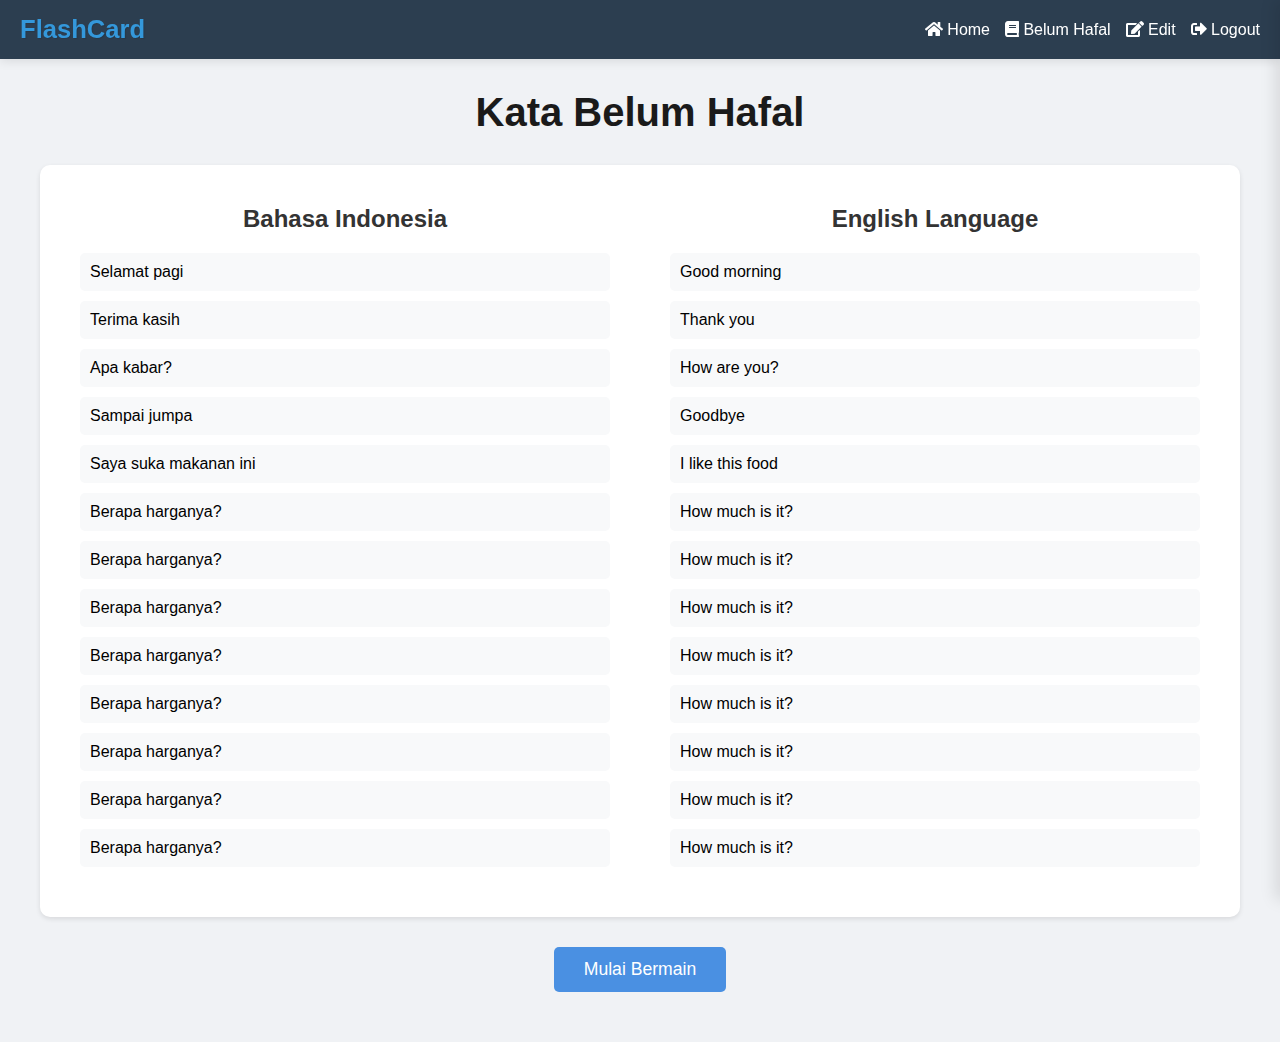
<file: belumHafalPage/belumHafalPage.html>
<!DOCTYPE html>
<html lang="id">
  <head>
    <meta charset="UTF-8" />
    <meta name="viewport" content="width=device-width, initial-scale=1.0" />
    <title>English Flashcard</title>

    <link href="../assets/flash-card.ico" rel="icon" type="image/x-icon" />
    <link rel="stylesheet" href="./belumHafalPage.css" />
    <link
      rel="stylesheet"
      href="https://use.fontawesome.com/releases/v5.8.1/css/all.css"
    />

    <script src="./belumHafalPage.js" defer></script>
  </head>
  <body>
    <!-- Navbar -->
    <nav class="navbar" id="navbar">
      <div class="nav-logo">FlashCard</div>
      <div class="container-nav">
        <ul class="nav-links" id="nav-links">
          <li>
            <a href="../homePage/homePage.html"
              ><i class="fas fa-home"></i> Home</a
            >
          </li>
          <li>
            <a href="#"><i class="fas fa-book"></i> Belum Hafal</a>
          </li>
          <li>
            <a href="../editPage/editPage.html"
              ><i class="fas fa-edit"></i> Edit</a
            >
          </li>
          <li>
            <a href="../loginPage/loginPage.html"
              ><i class="fas fa-sign-out-alt"></i> Logout</a
            >
          </li>
        </ul>
      </div>
      <button class="burger" id="burger">
        <i class="fas fa-bars"></i>
      </button>
    </nav>

    <!-- Sidebar -->
    <div class="sidebar" id="sidebar">
      <button class="close-sidebar" id="close-sidebar">
        <i class="fas fa-times"></i>
      </button>
      <ul>
        <li>
          <a href="../homePage/homePage.html"
            ><i class="fas fa-home"></i> Home</a
          >
        </li>
        <li>
          <a href="#"><i class="fas fa-book"></i> Belum Hafal</a>
        </li>
        <li>
          <a href="../editPage/editPage.html"
            ><i class="fas fa-edit"></i> Edit</a
          >
        </li>
        <li>
          <a href="../loginPage/loginPage.html"
            ><i class="fas fa-sign-out-alt"></i> Logout</a
          >
        </li>
      </ul>
    </div>

    <div class="container">
      <div class="header">
        <h1>Kata Belum Hafal</h1>
      </div>

      <div class="content">
        <div class="column">
          <h2>Bahasa Indonesia</h2>
          <div class="word-list" id="indonesianWords">
            <!-- Words will be inserted here by JavaScript -->
          </div>
        </div>

        <div class="column">
          <h2>English Language</h2>
          <div class="word-list" id="englishWords">
            <!-- Words will be inserted here by JavaScript -->
          </div>
        </div>
      </div>

      <div class="btn-container">
        <button class="play-btn" onclick="startGame()">Mulai Bermain</button>
      </div>
    </div>
  </body>
</html>
</file>
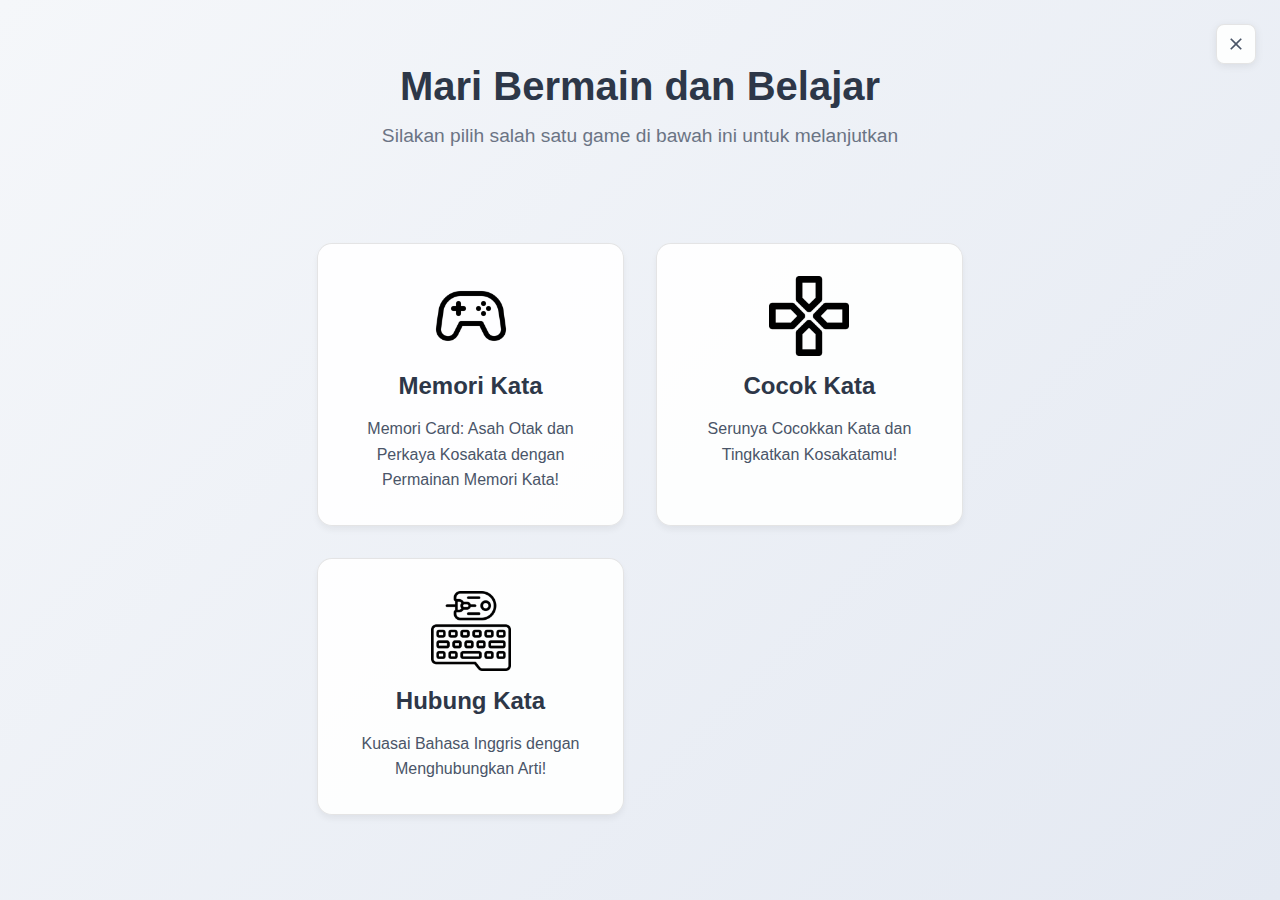
<file: choiceGame/choiceGame.html>
<!DOCTYPE html>
<html lang="id">
  <head>
    <meta charset="UTF-8" />
    <meta name="viewport" content="width=device-width, initial-scale=1.0" />
    <title>English Flashcard</title>
    <link href="../assets/flash-card.ico" rel="icon" type="image/x-icon" />
    <link rel="stylesheet" href="./choiceGame.css" />
  </head>
  <body>
    <!-- Tambahkan tombol keluar -->
    <a
      href="../belumHafalPage/belumHafalPage.html"
      class="exit-button"
      title="Keluar"
    >
      <svg viewBox="0 0 24 24" width="24" height="24">
        <path
          d="M19 6.41L17.59 5 12 10.59 6.41 5 5 6.41 10.59 12 5 17.59 6.41 19 12 13.41 17.59 19 19 17.59 13.41 12z"
        />
      </svg>
    </a>

    <div class="container">
      <!-- Konten yang ada tetap sama -->
      <header>
        <h1>Mari Bermain dan Belajar</h1>
        <p class="subtitle">
          Silakan pilih salah satu game di bawah ini untuk melanjutkan
        </p>
      </header>

      <div class="choices">
        <!-- Konten card tetap sama -->
        <a href="../game/game1/game1.html" class="choice-card">
          <div class="choice-icon">
            <img src="../assets/game-controller.ico" alt="" />
          </div>
          <h2 class="choice-title">Memori Kata</h2>
          <p class="choice-description">
            Memori Card: Asah Otak dan Perkaya Kosakata dengan Permainan Memori
            Kata!
          </p>
        </a>

        <a href="../game/game2/game2.html" class="choice-card">
          <div class="choice-icon">
            <img src="../assets/gamepad.ico" alt="" />
          </div>
          <h2 class="choice-title">Cocok Kata</h2>
          <p class="choice-description">
            Serunya Cocokkan Kata dan Tingkatkan Kosakatamu!
          </p>
        </a>

        <a href="../game/game3/game3.html" class="choice-card">
          <div class="choice-icon">
            <img src="../assets/keyboard-and-mouse.ico" alt="" />
          </div>
          <h2 class="choice-title">Hubung Kata</h2>
          <p class="choice-description">
            Kuasai Bahasa Inggris dengan Menghubungkan Arti!
          </p>
        </a>
      </div>
    </div>
  </body>
</html>
</file>
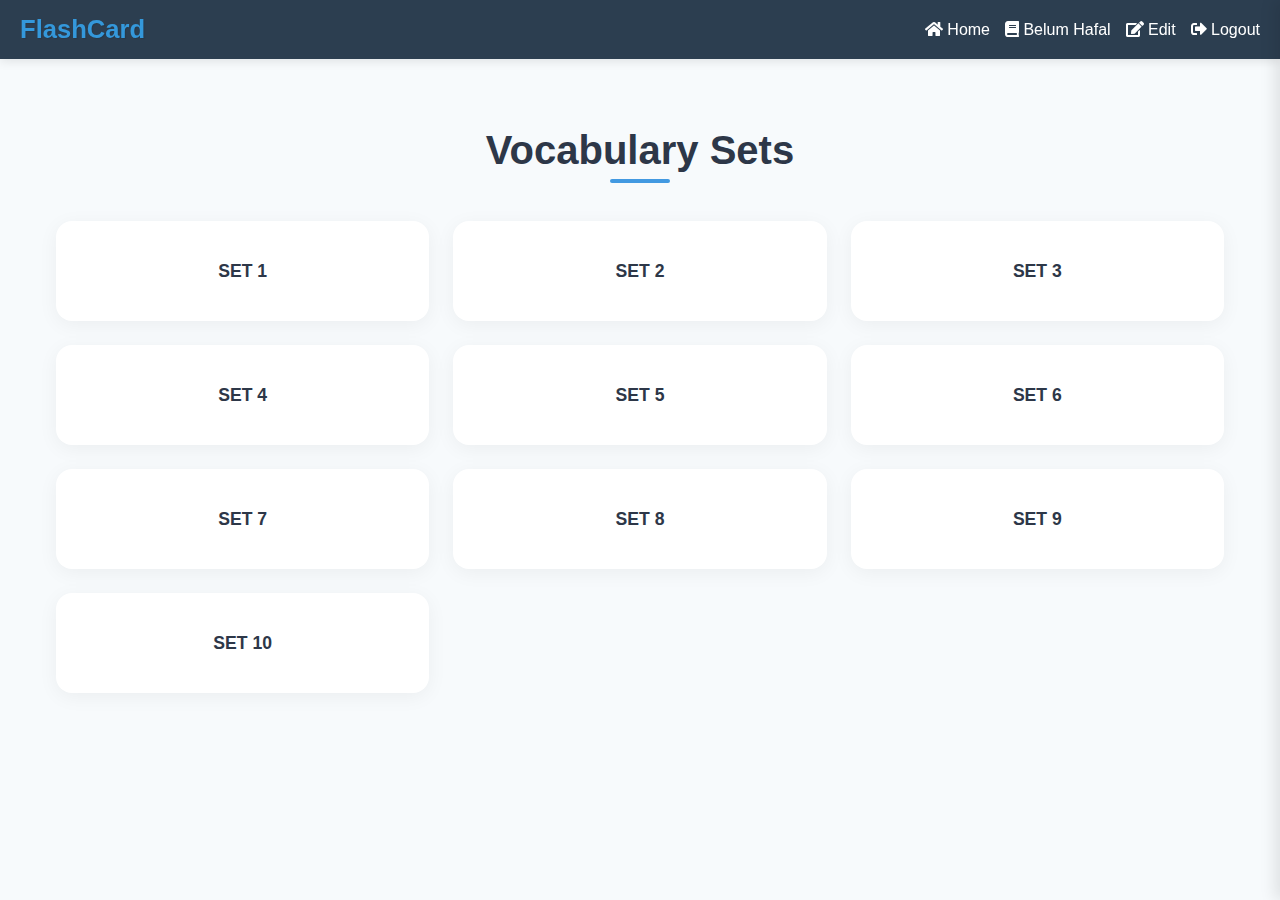
<file: editPage/editPage.html>
<!DOCTYPE html>
<html lang="id">
  <head>
    <meta charset="UTF-8" />
    <meta name="viewport" content="width=device-width, initial-scale=1.0" />
    <title>English Flashcard</title>
    <link href="../assets/flash-card.ico" rel="icon" type="image/x-icon" />
    <link
      rel="stylesheet"
      href="https://use.fontawesome.com/releases/v5.8.1/css/all.css"
    />

    <link rel="stylesheet" href="./editPage.css" />
    <script src="./editPage.js" defer></script>
  </head>
  <body>
    <nav class="navbar" id="navbar">
      <div class="nav-logo">FlashCard</div>
      <div class="container-nav">
        <ul class="nav-links" id="nav-links">
          <li>
            <a href="../homePage/homePage.html"
              ><i class="fas fa-home"></i> Home</a
            >
          </li>
          <li>
            <a href="../belumHafalPage/belumHafalPage.html"
              ><i class="fas fa-book"></i> Belum Hafal</a
            >
          </li>
          <li>
            <a href="#"><i class="fas fa-edit"></i> Edit</a>
          </li>
          <li>
            <a href="../loginPage/loginPage.html"
              ><i class="fas fa-sign-out-alt"></i> Logout</a
            >
          </li>
        </ul>
      </div>
      <button class="burger" id="burger">
        <i class="fas fa-bars"></i>
      </button>
    </nav>

    <!-- Sidebar -->
    <div class="sidebar" id="sidebar">
      <button class="close-sidebar" id="close-sidebar">
        <i class="fas fa-times"></i>
      </button>
      <ul>
        <li>
          <a href="../homePage/homePage.html"
            ><i class="fas fa-home"></i> Home</a
          >
        </li>
        <li>
          <a href="../belumHafalPage/belumHafalPage.html"
            ><i class="fas fa-book"></i> Belum Hafal</a
          >
        </li>
        <li>
          <a href="#"><i class="fas fa-edit"></i> Edit</a>
        </li>
        <li>
          <a href="../loginPage/loginPage.html"
            ><i class="fas fa-sign-out-alt"></i> Logout</a
          >
        </li>
      </ul>
    </div>

    <div class="container">
      <h1>Vocabulary Sets</h1>
      <div class="sets-container" id="setsContainer"></div>
    </div>

    <!-- Template untuk table container -->
    <template id="tableTemplate">
      <div class="table-container">
        <div class="table-header">
          <h2 class="set-title"></h2>
          <button class="close-button" title="Tutup tabel">×</button>
        </div>
        <table>
          <thead>
            <tr>
              <th>Bahasa Indonesia</th>
              <th>Bahasa Inggris</th>
              <th width="80"></th>
            </tr>
          </thead>
          <tbody></tbody>
        </table>
        <div class="control-buttons">
          <button class="control-button add-button">
            <span>Tambah Kata</span>
            <span class="button-icon">+</span>
          </button>
        </div>
      </div>
    </template>
  </body>
</html>
</file>
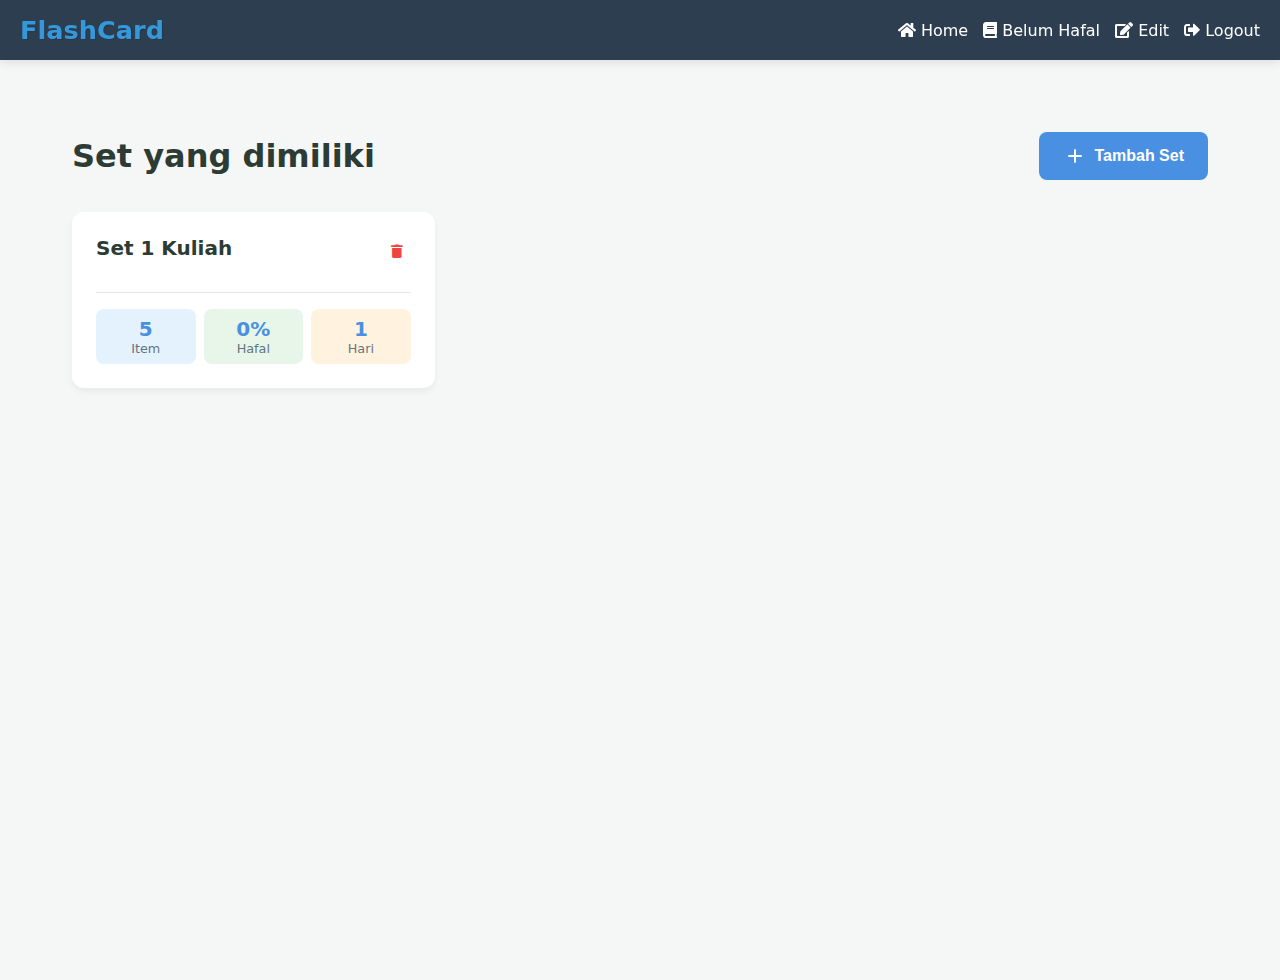
<file: homePage/homePage.html>
<!DOCTYPE html>
<html lang="id">
  <head>
    <meta charset="UTF-8" />
    <meta name="viewport" content="width=device-width, initial-scale=1.0" />
    <title>English Flashcard</title>
    <link href="../assets/flash-card.ico" rel="icon" type="image/x-icon" />

    <link rel="stylesheet" href="./homePage.css" />
    <link
      rel="stylesheet"
      href="https://use.fontawesome.com/releases/v5.8.1/css/all.css"
    />

    <script src="./homePage.js" defer></script>
  </head>
  <body>
    <nav class="navbar" id="navbar">
      <div class="nav-logo">FlashCard</div>
      <div class="container-nav">
        <ul class="nav-links" id="nav-links">
          <li>
            <a href="#"><i class="fas fa-home"></i> Home</a>
          </li>
          <li>
            <a href="../belumHafalPage/belumHafalPage.html"
              ><i class="fas fa-book"></i> Belum Hafal</a
            >
          </li>
          <li>
            <a href="../editPage/editPage.html"
              ><i class="fas fa-edit"></i> Edit</a
            >
          </li>
          <li>
            <a href="../loginPage/loginPage.html"
              ><i class="fas fa-sign-out-alt"></i> Logout</a
            >
          </li>
        </ul>
      </div>
      <button class="burger" id="burger">
        <i class="fas fa-bars"></i>
      </button>
    </nav>

    <!-- Sidebar -->
    <div class="sidebar" id="sidebar">
      <button class="close-sidebar" id="close-sidebar">
        <i class="fas fa-times"></i>
      </button>
      <ul>
        <li>
          <a href="#"><i class="fas fa-home"></i> Home</a>
        </li>
        <li>
          <a href="../belumHafalPage/belumHafalPage.html"
            ><i class="fas fa-book"></i> Belum Hafal</a
          >
        </li>
        <li>
          <a href="../editPage/editPage.html"
            ><i class="fas fa-edit"></i> Edit</a
          >
        </li>
        <li>
          <a href="../loginPage/loginPage.html"
            ><i class="fas fa-sign-out-alt"></i> Logout</a
          >
        </li>
      </ul>
    </div>

    <div class="container">
      <main class="main-content">
        <div class="section-header">
          <h1>Set yang dimiliki</h1>
          <button class="add-button" id="add-set-button">
            <svg width="24" height="24" viewBox="0 0 24 24" fill="none">
              <path
                d="M12 6V18M6 12H18"
                stroke="currentColor"
                stroke-width="2"
                stroke-linecap="round"
              />
            </svg>
            Tambah Set
          </button>
        </div>

        <div class="sets-grid"></div>
      </main>
    </div>

    <!-- Add Set Modal -->
    <div class="modal" id="add-set-modal">
      <div class="modal-content">
        <h2>Tambah Set Baru</h2>
        <form id="add-set-form">
          <div class="form-group">
            <label for="set-name">Nama Set:</label>
            <input type="text" id="set-name" name="set-name" required />
          </div>
          <div class="form-group">
            <label for="study-duration">Lama Menghafal (hari):</label>
            <input
              type="number"
              id="study-duration"
              name="study-duration"
              required
              min="1"
            />
          </div>
          <div class="form-actions">
            <button type="submit" class="submit-button">Tambah</button>
            <button type="button" class="cancel-button" id="cancel-add-set">
              Batal
            </button>
          </div>
        </form>
      </div>
    </div>

    <!-- flash card elemen -->
    <div class="flashcard-container">
      <div class="flashcard">
        <div class="flashcard-inner">
          <div class="flashcard-front">
            <p class="front-card-text">Front Text</p>
          </div>
          <div class="flashcard-back">
            <p class="back-card-text">Back Text</p>
          </div>
        </div>
      </div>
      <div class="button-container">
        <button class="control-btn hafal-btn">Hafal</button>
        <button class="control-btn belum-btn">Belum Hafal</button>
      </div>
    </div>

    <!-- delete elemen -->
    <div class="modal" id="delete-set-modal">
      <div class="modal-content">
        <h2>Hapus Set</h2>
        <p>Apakah Anda yakin ingin menghapus set ini?</p>
        <div class="form-actions">
          <button type="button" class="delete-confirm-button">Hapus</button>
          <button type="button" class="cancel-button" id="cancel-delete">
            Batal
          </button>
        </div>
      </div>
    </div>
  </body>
</html>
</file>
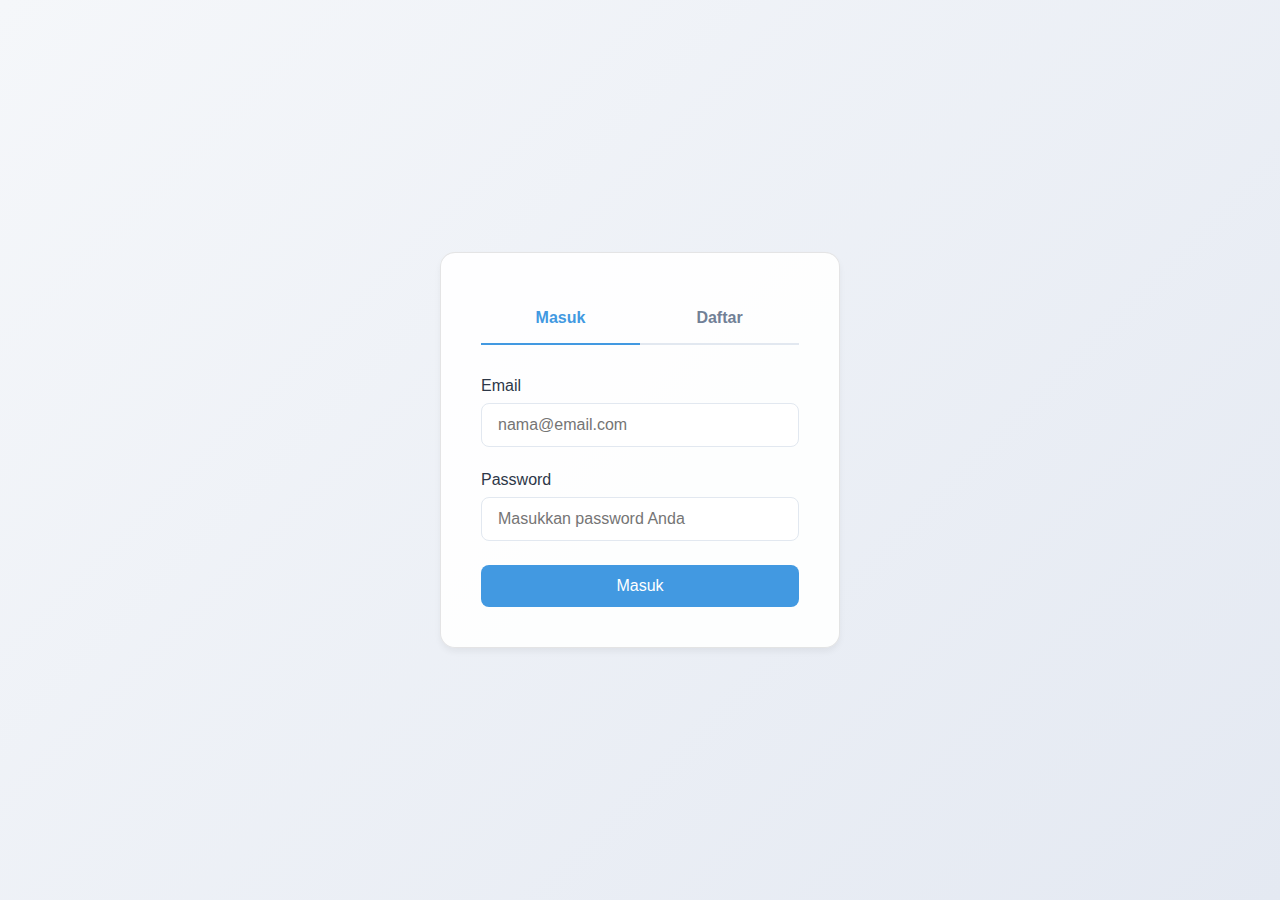
<file: loginPage/loginPage.html>
<!DOCTYPE html>
<html lang="id">
  <head>
    <meta charset="UTF-8" />
    <meta name="viewport" content="width=device-width, initial-scale=1.0" />
    <title>English Flashcard</title>
    <link href="../assets/flash-card.ico" rel="icon" type="image/x-icon" />
    <link rel="stylesheet" href="./loginPage.css" />
    <script src="./loginPage.js" defer></script>
  </head>
  <body>
    <div class="auth-container">
      <div class="tab-switcher">
        <button class="tab-button active" onclick="switchTab('login')">
          Masuk
        </button>
        <button class="tab-button" onclick="switchTab('signup')">Daftar</button>
      </div>

      <!-- form login -->
      <form
        id="loginForm"
        class="auth-form active"
        onsubmit="handleLogin(event)"
      >
        <div class="form-group" id="loginEmailGroup">
          <label for="loginEmail">Email</label>
          <input
            type="email"
            id="loginEmail"
            name="email"
            placeholder="nama@email.com"
            required
          />
          <div class="error-message">Email tidak terdaftar</div>
        </div>

        <div class="form-group" id="loginPasswordGroup">
          <label for="loginPassword">Password</label>
          <input
            type="password"
            id="loginPassword"
            name="password"
            placeholder="Masukkan password Anda"
            required
          />
          <div class="error-message">Password salah</div>
        </div>

        <button type="submit" class="submit-button">Masuk</button>
      </form>

      <!-- Sign Up Form -->
      <form id="signupForm" class="auth-form" onsubmit="handleSignup(event)">
        <div class="form-group" id="signupEmailGroup">
          <label for="signupEmail">Email</label>
          <input
            type="email"
            id="signupEmail"
            name="email"
            placeholder="nama@email.com"
            required
          />
          <div class="error-message">Email sudah terdaftar</div>
        </div>

        <div class="form-group" id="signupPasswordGroup">
          <label for="signupPassword">Password</label>
          <input
            type="password"
            id="signupPassword"
            name="password"
            placeholder="Buat password Anda"
            required
          />
          <div class="error-message">Password minimal 8 karakter</div>
        </div>

        <div class="form-group" id="confirmPasswordGroup">
          <label for="confirmPassword">Konfirmasi Password</label>
          <input
            type="password"
            id="confirmPassword"
            name="confirmPassword"
            placeholder="Konfirmasi password Anda"
            required
          />
          <div class="error-message">Password tidak cocok</div>
        </div>

        <button type="submit" class="submit-button">Daftar</button>
      </form>
    </div>
  </body>
</html>
</file>
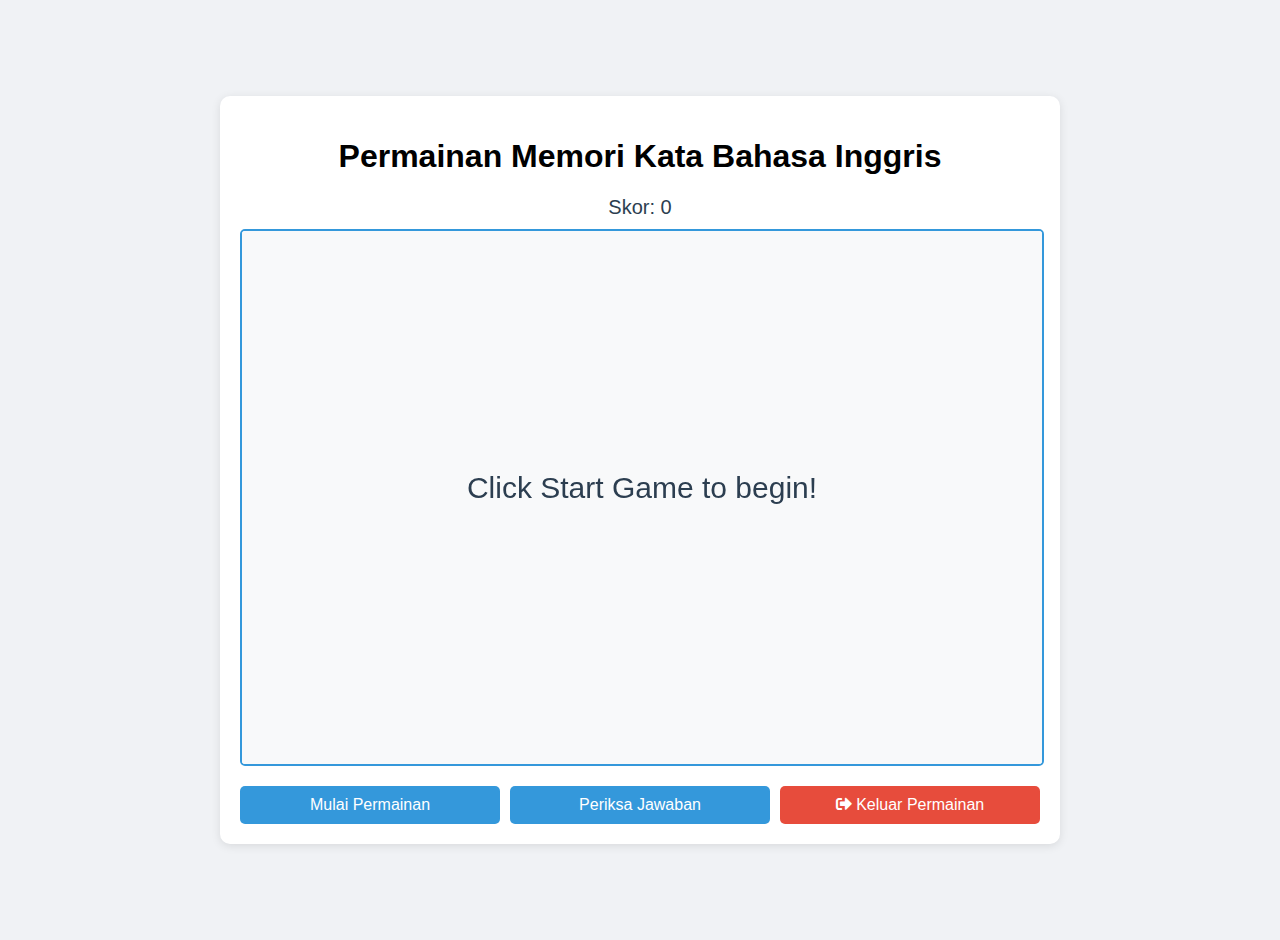
<file: game/game1/game1.html>
<!DOCTYPE html>
<html lang="id">
  <head>
    <meta charset="UTF-8" />
    <meta name="viewport" content="width=device-width, initial-scale=1.0" />
    <title>Kartu Flash Bahasa Inggris</title>

    <link href="../../assets/flash-card.ico" rel="icon" type="image/x-icon" />
    <link rel="stylesheet" href="./game1.css" />
    <link
      rel="stylesheet"
      href="https://use.fontawesome.com/releases/v5.8.1/css/all.css"
    />

    <script type="module" src="./game1.js" defer></script>
  </head>
  <body>
    <div class="game-container">
      <h1>Permainan Memori Kata Bahasa Inggris</h1>
      <div class="score">Skor: <span id="score">0</span></div>
      <canvas id="gameCanvas" width="600" height="400"></canvas>
      <div class="controls">
        <button id="startBtn">Mulai Permainan</button>
        <button id="checkBtn">Periksa Jawaban</button>
        <button id="exitBtn" class="exit-btn">
          <i class="fas fa-sign-out-alt"></i> Keluar Permainan
        </button>
      </div>
    </div>
  </body>
</html>
</file>
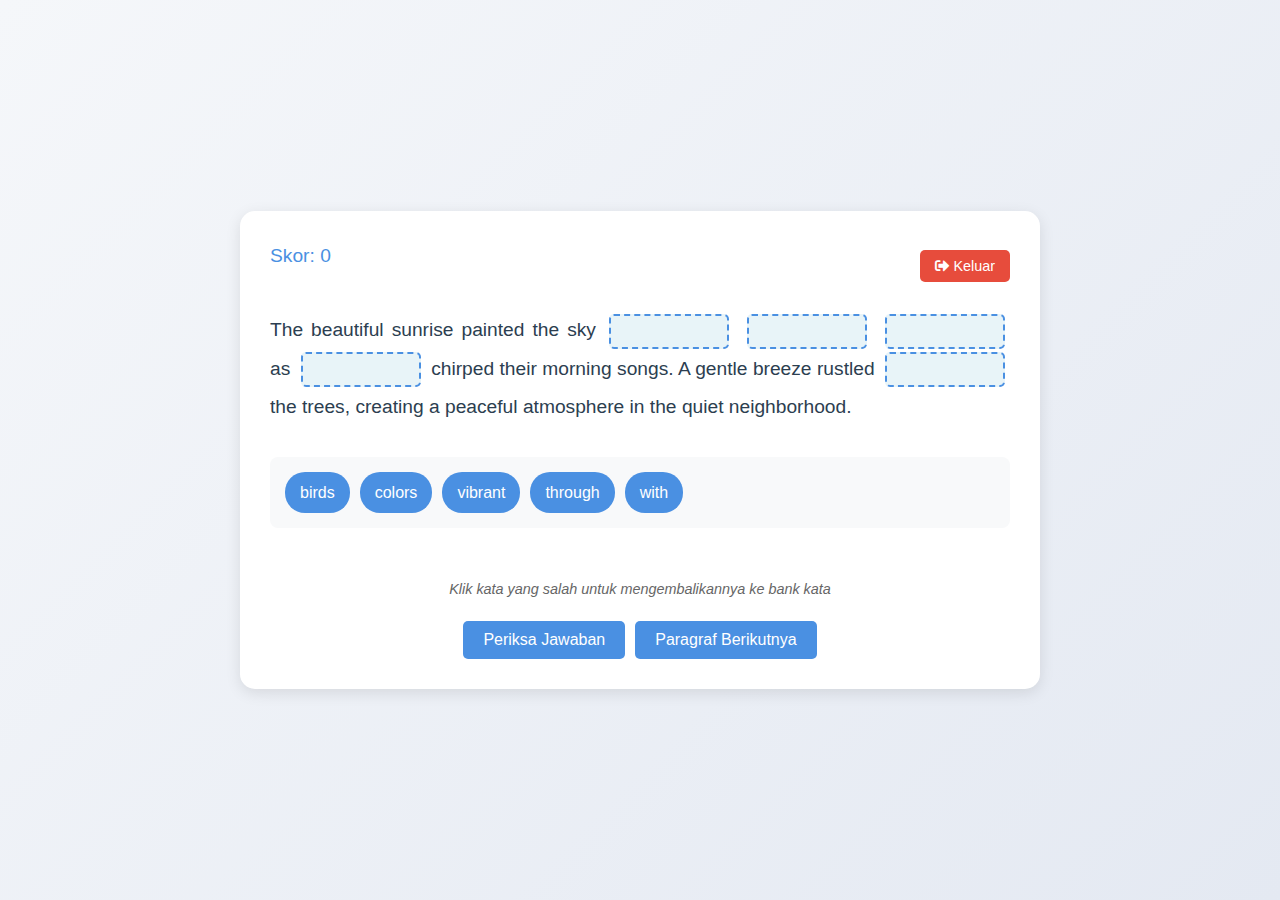
<file: game/game2/game2.html>
<!DOCTYPE html>
<html lang="id">
  <head>
    <meta charset="UTF-8" />
    <meta name="viewport" content="width=device-width, initial-scale=1.0" />
    <title>Kartu Flash Bahasa Inggris</title>

    <link href="../../assets/flash-card.ico" rel="icon" type="image/x-icon" />
    <link rel="stylesheet" href="./game2.css" />
    <link
      rel="stylesheet"
      href="https://use.fontawesome.com/releases/v5.8.1/css/all.css"
    />

    <script type="module" src="./game2.js" defer></script>
  </head>
  <body>
    <div class="game-container">
      <div class="header">
        <div class="score">Skor: <span id="scoreDisplay">0</span></div>
        <button id="exitButton" class="exit-button">
          <i class="fas fa-sign-out-alt"></i> Keluar
        </button>
      </div>
      <div id="paragraph" class="paragraph"></div>
      <div class="word-bank" id="wordBank"></div>
      <div id="feedback" class="feedback"></div>
      <div class="hint-text">
        Klik kata yang salah untuk mengembalikannya ke bank kata
      </div>
      <div class="controls">
        <button id="checkButton">Periksa Jawaban</button>
        <button id="nextButton">Paragraf Berikutnya</button>
      </div>
    </div>
  </body>
</html>
</file>
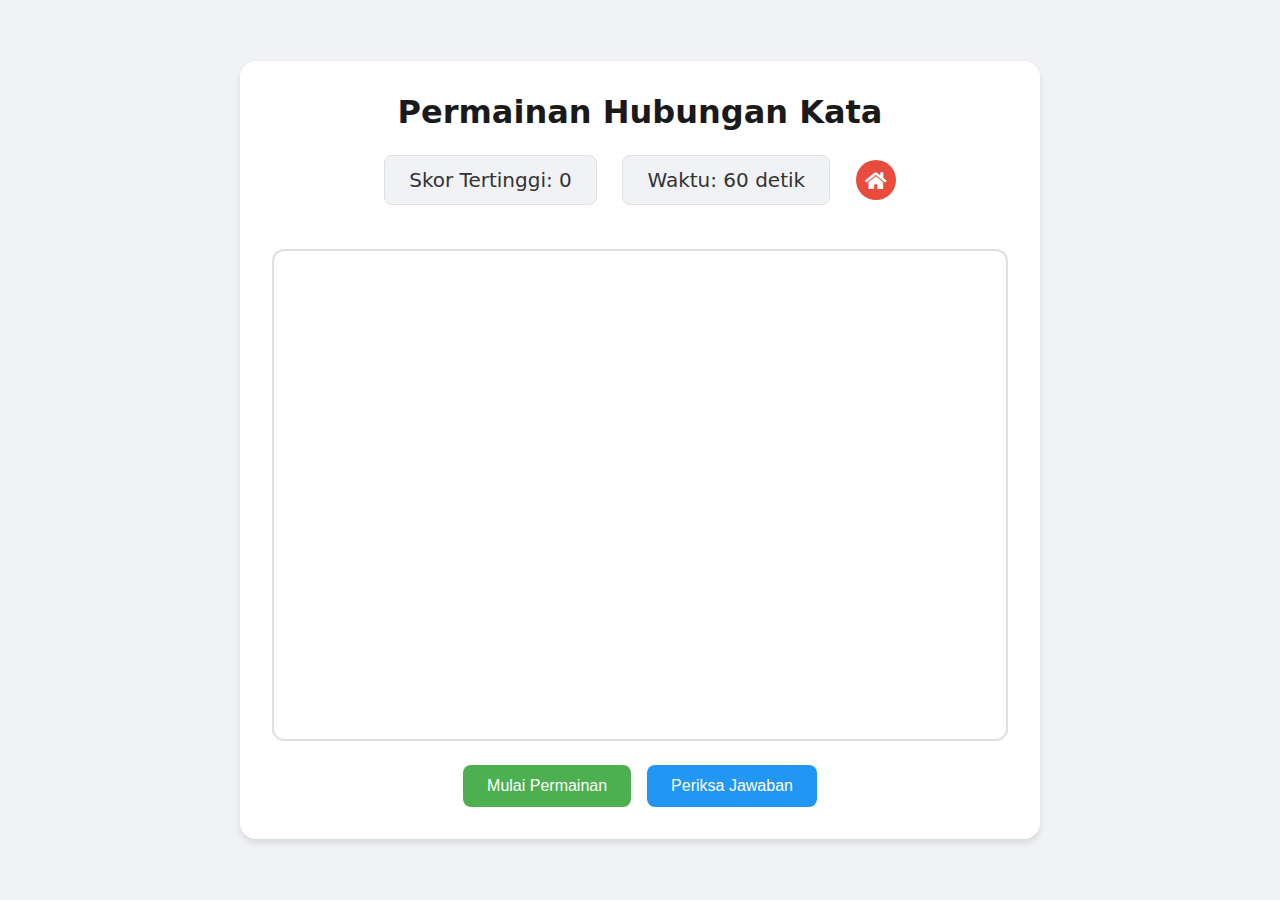
<file: game/game3/game3.html>
<!DOCTYPE html>
<html lang="id">
  <head>
    <meta charset="UTF-8" />
    <meta name="viewport" content="width=device-width, initial-scale=1.0" />
    <title>Kartu Flash Bahasa Inggris</title>

    <link href="../../assets/flash-card.ico" rel="icon" type="image/x-icon" />
    <link rel="stylesheet" href="./game3.css" />
    <link
      rel="stylesheet"
      href="https://use.fontawesome.com/releases/v5.8.1/css/all.css"
    />

    <script type="module" src="./game3.js" defer></script>
  </head>
  <body>
    <div class="game-container">
      <h1 class="title">Permainan Hubungan Kata</h1>
      <div class="info-container">
        <div class="score">Skor Tertinggi: <span id="score">0</span></div>
        <div class="timer">Waktu: <span id="time">60</span> detik</div>
        <button id="homeButton" class="home-button">
          <i class="fas fa-home"></i>
        </button>
      </div>
      <canvas id="gameCanvas"></canvas>
      <div class="button-container">
        <button id="startButton">Mulai Permainan</button>
        <button id="checkButton">Periksa Jawaban</button>
      </div>
    </div>

    <!-- Modal Hasil Permainan -->
    <div class="modal-overlay" id="modalOverlay">
      <div class="modal">
        <h2 class="modal-title">Waktu Habis!</h2>
        <div class="modal-content">
          <p>Skor akhir Anda:</p>
          <div class="score-display"><span id="finalScore">0</span></div>
          <p>
            Kata yang cocok: <span id="matchedWords">0</span>/<span
              id="totalWords"
              >0</span
            >
          </p>
        </div>
        <button class="modal-button" id="playAgainButton">Main Lagi</button>
      </div>
    </div>

    <!-- Modal Konfirmasi Keluar -->
    <div class="exit-modal-overlay" id="exitModalOverlay">
      <div class="exit-modal">
        <h2 class="exit-modal-title">Keluar dari Permainan?</h2>
        <div class="exit-modal-content">
          <p>Apakah Anda yakin ingin keluar? Kemajuan Anda akan hilang.</p>
        </div>
        <div class="exit-modal-buttons">
          <button class="exit-modal-button confirm" id="confirmExitButton">
            Keluar
          </button>
          <button class="exit-modal-button cancel" id="cancelExitButton">
            Batal
          </button>
        </div>
      </div>
    </div>
  </body>
</html>
</file>
<file: belumHafalPage/belumHafalPage.css>
* {
  margin: 0;
  padding: 0;
  box-sizing: border-box;
  font-family: 'Segoe UI', Tahoma, Geneva, Verdana, sans-serif;
}

body {
  background-color: #f0f2f5;
  min-height: 100vh;
  padding-top: 70px;
}

.navbar {
  position: fixed;
  top: 0;
  left: 0;
  right: 0;
  display: flex;
  justify-content: space-between;
  align-items: center;
  padding: 15px 20px;
  background-color: #2c3e50;
  color: white;
  box-shadow: 0 2px 10px rgba(0, 0, 0, 0.1);
  z-index: 1000;
  transition: all 0.3s ease;
}

.navbar.scrolled {
  padding: 10px 20px;
  background-color: #2c3e50;
}

.nav-logo {
  font-size: clamp(1.2rem, 4vw, 1.6rem);
  font-weight: 700;
  color: #3498db;
  text-shadow: 1px 1px 1px rgba(0, 0, 0, 0.1);
}

.container-nav {
  display: flex;
  align-items: center;
}

.nav-links {
  display: flex;
  list-style: none;
  margin: 0;
  padding: 0;
  gap: 15px;
}

.nav-links li {
  margin: 0;
}

.nav-links a {
  color: white;
  text-decoration: none;
  font-size: clamp(0.9rem, 2vw, 1rem);
  font-weight: 500;
  padding: 5px 0;
  position: relative;
  transition: color 0.3s ease;
  white-space: nowrap;
}

.nav-links a:hover {
  color: #3498db;
}

.nav-links a::after {
  content: '';
  position: absolute;
  width: 0;
  height: 2px;
  bottom: 0;
  left: 0;
  background-color: #3498db;
  transition: width 0.3s ease;
}

.nav-links a:hover::after {
  width: 100%;
}

.burger {
  display: none;
  background: none;
  border: none;
  color: white;
  cursor: pointer;
  padding: 5px;
  transition: transform 0.3s ease;
}

.burger i {
  font-size: 1.5rem;
}

.burger:hover {
  transform: scale(1.1);
}

.sidebar {
  position: fixed;
  top: 0;
  right: -300px;
  width: min(300px, 80vw);
  height: 100vh;
  background-color: #2c3e50;
  color: white;
  transition: right 0.3s ease;
  z-index: 1001;
  box-shadow: -5px 0 15px rgba(0, 0, 0, 0.1);
  padding-top: 60px;
}

.sidebar.open {
  right: 0;
}

.close-sidebar {
  position: absolute;
  top: 20px;
  right: 20px;
  background: none;
  border: none;
  color: white;
  font-size: 1.5rem;
  cursor: pointer;
  transition: transform 0.3s ease;
}

.close-sidebar:hover {
  transform: rotate(90deg);
}

.sidebar ul {
  list-style: none;
  padding: 20px;
}

.sidebar ul li {
  margin: 25px 0;
}

.sidebar ul li a {
  color: white;
  text-decoration: none;
  font-size: 1.1rem;
  display: flex;
  align-items: center;
  transition: color 0.3s ease;
}

.sidebar ul li a:hover {
  color: #3498db;
}

.sidebar ul li a i {
  margin-right: 10px;
  width: 25px;
}

.container {
  max-width: 1200px;
  margin: 0 auto;
}

.header {
  margin-top: 20px;
  text-align: center;
  margin-bottom: 30px;
  color: #1a1a1a;
}

.header h1 {
  font-size: clamp(1.5rem, 5vw, 2.5rem);
}

.content {
  display: flex;
  gap: 20px;
  background: white;
  padding: 20px;
  border-radius: 10px;
  box-shadow: 0 2px 5px rgba(0, 0, 0, 0.1);
}

.column {
  flex: 1;
  padding: 20px;
}

.column h2 {
  display: flex;
  justify-content: center;
  align-items: center;
  color: #333;
  margin-bottom: 20px;
  text-align: center;
  font-size: 1.5em;
}

.word-pair {
  display: flex;
  justify-content: space-between;
  padding: 10px;
  margin-bottom: 10px;
  background-color: #f8f9fa;
  border-radius: 5px;
  transition: background-color 0.3s;
}

.word-pair:hover {
  background-color: #e9ecef;
}

.btn-container {
  text-align: center;
  margin: 30px 0 50px;
  padding: 0 15px;
}

.play-btn {
  padding: clamp(10px, 2vw, 12px) clamp(20px, 4vw, 30px);
  font-size: clamp(1rem, 3vw, 1.1rem);
  background-color: #4a90e2;
  color: white;
  border: none;
  border-radius: 5px;
  cursor: pointer;
  transition: background-color 0.3s;
  white-space: nowrap;
}

.play-btn:hover {
  background-color: #357abd;
}

@media (max-width: 768px) {
  .btn-container {
    margin: 20px 0 40px;
  }

  .nav-links {
    display: none;
  }

  .burger {
    display: block;
  }

  .container {
    padding: 10px;
  }

  .content {
    padding: 15px;
  }

  .column {
    padding: 10px;
  }

  .word-pair {
    padding: 10px;
    margin-bottom: 8px;
  }
}

@media (max-width: 480px) {
  .btn-container {
    margin: 15px 0 30px;
  }

  .container {
    padding: 5px;
  }

  .header {
    margin-bottom: 20px;
  }

  .content {
    padding: 10px;
    gap: 10px;
  }

  .column {
    padding: 8px;
  }
}

@media (hover: none) {
  .container {
    -webkit-overflow-scrolling: touch;
  }
}
</file>
<file: choiceGame/choiceGame.css>
* {
  margin: 0;
  padding: 0;
  box-sizing: border-box;
  font-family: -apple-system, BlinkMacSystemFont, 'Segoe UI', Roboto, sans-serif;
}

body {
  min-height: 100vh;
  display: flex;
  flex-direction: column;
  background: linear-gradient(135deg, #f5f7fa 0%, #e4e9f2 100%);
  color: #2d3748;
}

.container {
  max-width: 1200px;
  margin: 0 auto;
  padding: 2rem;
  flex-grow: 1;
}

header {
  text-align: center;
  margin-bottom: 3rem;
  padding: 2rem 1rem;
}

h1 {
  font-size: 2.5rem;
  margin-bottom: 1rem;
  color: #2d3748;
  font-weight: 700;
}

.subtitle {
  font-size: 1.2rem;
  opacity: 0.8;
  color: #4a5568;
}

.choices {
  display: grid;
  grid-template-columns: repeat(auto-fit, minmax(300px, 1fr));
  gap: 2rem;
  padding: 1rem;
}

.choice-card {
  background: rgba(255, 255, 255, 0.9);
  border-radius: 15px;
  padding: 2rem;
  cursor: pointer;
  transition: all 0.3s ease;
  border: 1px solid rgba(0, 0, 0, 0.1);
  text-align: center;
  text-decoration: none;
  color: #2d3748;
  box-shadow: 0 4px 6px rgba(0, 0, 0, 0.05);
}

.choice-card:hover {
  transform: translateY(-5px);
  box-shadow: 0 8px 15px rgba(0, 0, 0, 0.1);
  border-color: rgba(0, 0, 0, 0.15);
  background: #ffffff;
}

.choice-icon {
  font-size: 3rem;
  margin-bottom: 1rem;
  display: flex;
  justify-content: center;
  align-items: center;
}

.choice-icon img {
  width: 80px;
  height: 80px;
  object-fit: contain;
}

.choice-title {
  font-size: 1.5rem;
  margin-bottom: 1rem;
  color: #2d3748;
  font-weight: 600;
  text-align: center;
}

.choice-description {
  font-size: 1rem;
  line-height: 1.6;
  color: #4a5568;
  text-align: center;
}

.exit-button {
  position: fixed;
  top: 1.5rem;
  right: 1.5rem;
  width: 2.5rem;
  height: 2.5rem;
  display: flex;
  align-items: center;
  justify-content: center;
  background-color: rgba(255, 255, 255, 0.9);
  border-radius: 8px;
  text-decoration: none;
  backdrop-filter: blur(5px);
  border: 1px solid rgba(0, 0, 0, 0.1);
  box-shadow: 0 2px 8px rgba(0, 0, 0, 0.08);
  transition: all 0.2s ease;
  z-index: 1000;
}

.exit-button svg {
  width: 1.25rem;
  height: 1.25rem;
  fill: #4a5568;
  transition: fill 0.2s ease;
}

.exit-button:hover {
  background-color: #ffffff;
  transform: translateY(-1px);
  box-shadow: 0 4px 12px rgba(0, 0, 0, 0.12);
}

.exit-button:hover svg {
  fill: #2d3748;
}

.exit-button:active {
  transform: translateY(0);
  box-shadow: 0 2px 4px rgba(0, 0, 0, 0.08);
}

@media (max-width: 768px) {
  h1 {
    font-size: 2rem;
  }

  .choice-card {
    padding: 1.5rem;
  }

  .choices {
    grid-template-columns: 1fr;
    gap: 1.5rem;
  }

  .choice-icon img {
    width: 60px;
    height: 60px;
  }

  .choice-title {
    font-size: 1.25rem;
  }

  .choice-description {
    font-size: 0.9rem;
  }

  .exit-button {
    top: 1rem;
    right: 1rem;
    width: 2.25rem;
    height: 2.25rem;
  }

  .exit-button svg {
    width: 1.125rem;
    height: 1.125rem;
  }
}
</file>
<file: editPage/editPage.css>
* {
  box-sizing: border-box;
  margin: 0;
  padding: 0;
  font-family: 'Segoe UI', Tahoma, Geneva, Verdana, sans-serif;
}

body {
  overflow-y: scroll;
  min-height: 100vh;
  background: #f7fafc;
  padding: 2rem;
  padding-top: 6rem;
}

.navbar {
  position: fixed;
  top: 0;
  left: 0;
  right: 0;
  display: flex;
  justify-content: space-between;
  align-items: center;
  padding: 15px 20px;
  background-color: #2c3e50;
  color: white;
  box-shadow: 0 2px 10px rgba(0, 0, 0, 0.1);
  z-index: 1000;
  transition: all 0.3s ease;
}

.navbar.scrolled {
  padding: 10px 20px;
  background-color: #2c3e50;
}

.nav-logo {
  font-size: clamp(1.2rem, 4vw, 1.6rem);
  font-weight: 700;
  color: #3498db;
  text-shadow: 1px 1px 1px rgba(0, 0, 0, 0.1);
}

.container-nav {
  display: flex;
  align-items: center;
}

.nav-links {
  display: flex;
  list-style: none;
  margin: 0;
  padding: 0;
  gap: 15px;
}

.nav-links li {
  margin: 0;
}

.nav-links a {
  color: white;
  text-decoration: none;
  font-size: clamp(0.9rem, 2vw, 1rem);
  font-weight: 500;
  padding: 5px 0;
  position: relative;
  transition: color 0.3s ease;
  white-space: nowrap;
}

.nav-links a:hover {
  color: #3498db;
}

.nav-links a::after {
  content: '';
  position: absolute;
  width: 0;
  height: 2px;
  bottom: 0;
  left: 0;
  background-color: #3498db;
  transition: width 0.3s ease;
}

.nav-links a:hover::after {
  width: 100%;
}

.burger {
  display: none;
  background: none;
  border: none;
  color: white;
  cursor: pointer;
  padding: 5px;
  transition: transform 0.3s ease;
}

.burger i {
  font-size: 1.5rem;
}

.burger:hover {
  transform: scale(1.1);
}

.sidebar {
  position: fixed;
  top: 0;
  right: -300px;
  width: min(300px, 80vw);
  height: 100vh;
  background-color: #2c3e50;
  color: white;
  transition: right 0.3s ease;
  z-index: 1001;
  box-shadow: -5px 0 15px rgba(0, 0, 0, 0.1);
  padding-top: 60px;
}

.sidebar.open {
  right: 0;
}

.close-sidebar {
  position: absolute;
  top: 20px;
  right: 20px;
  background: none;
  border: none;
  color: white;
  font-size: 1.5rem;
  cursor: pointer;
  transition: transform 0.3s ease;
}

.close-sidebar:hover {
  transform: rotate(90deg);
}

.sidebar ul {
  list-style: none;
  padding: 20px;
}

.sidebar ul li {
  margin: 25px 0;
}

.sidebar ul li a {
  color: white;
  text-decoration: none;
  font-size: 1.1rem;
  display: flex;
  align-items: center;
  transition: color 0.3s ease;
}

.sidebar ul li a:hover {
  color: #3498db;
}

.sidebar ul li a i {
  margin-right: 10px;
  width: 25px;
}

.container {
  max-width: 1200px;
  margin: 0 auto;
  margin-top: 2rem;
}

h1 {
  color: #2d3748;
  text-align: center;
  margin-top: 1rem;
  margin-bottom: 3rem;
  font-size: 2.5rem;
  font-weight: 700;
  position: relative;
}

h1::after {
  content: '';
  position: absolute;
  bottom: -10px;
  left: 50%;
  transform: translateX(-50%);
  width: 60px;
  height: 4px;
  background: #4299e1;
  border-radius: 2px;
}

/* Modified sets container */
.sets-container {
  display: grid;
  grid-template-columns: repeat(auto-fit, minmax(280px, 1fr));
  gap: 1.5rem;
  margin-bottom: 1rem;
  padding: 0 1rem;
  width: 100%;
  max-width: 1200px;
  margin-left: auto;
  margin-right: auto;
  position: relative; /* Added for positioning context */
}

.set-wrapper {
  display: flex;
  flex-direction: column;
  gap: 1rem;
  width: 100%;
}

.set-button {
  padding: 1.5rem;
  background: white;
  border: none;
  border-radius: 16px;
  cursor: pointer;
  color: #2d3748;
  font-size: 1.1rem;
  font-weight: 600;
  transition: all 0.3s ease;
  box-shadow: 0 4px 20px rgba(0, 0, 0, 0.05);
  position: relative;
  overflow: hidden;
  display: flex;
  align-items: center;
  justify-content: center;
  gap: 0.75rem;
  min-height: 100px;
}

/* Modified table container styles */
.table-container {
  position: absolute; /* Changed to absolute */
  left: 0; /* Position at the left edge of sets-container */
  width: 100%; /* Full width of sets-container */
  background: white;
  padding: 2rem;
  border-radius: 20px;
  box-shadow: 0 10px 30px rgba(0, 0, 0, 0.05);
  opacity: 0;
  transform: translateY(20px);
  transition: all 0.3s ease;
  display: none;
  margin: 1rem 0;
  z-index: 10;
}

.table-container.visible {
  opacity: 1;
  transform: translateY(0);
  display: block;
}

/* Update table styles untuk memastikan konsistensi width */
.table-container table {
  width: 100%;
  table-layout: fixed;
  border-collapse: separate;
  border-spacing: 0 12px;
}

.table-container th,
.table-container td {
  padding: 1rem;
}

.table-container th:first-child,
.table-container td:first-child,
.table-container th:nth-child(2),
.table-container td:nth-child(2) {
  width: calc(50% - 40px); /* Memberikan ruang untuk kolom action */
}

.table-container th:last-child,
.table-container td:last-child {
  width: 80px;
}

.table-header {
  display: flex;
  justify-content: space-between;
  align-items: center;
  margin-bottom: 1.5rem;
}

.table-header h2 {
  color: #2d3748;
  font-size: 1.5rem;
  margin: 0;
  font-weight: 600;
}

.close-button {
  width: 36px;
  height: 36px;
  border: none;
  border-radius: 50%;
  background: #f7fafc;
  color: #718096;
  cursor: pointer;
  font-size: 1.5rem;
  display: flex;
  align-items: center;
  justify-content: center;
  transition: all 0.3s ease;
}

.close-button:hover {
  background: #e2e8f0;
  color: #4a5568;
  transform: rotate(90deg);
}

table {
  width: 100%;
  border-collapse: separate;
  border-spacing: 0 12px;
  margin-bottom: 2rem;
}

th {
  color: #4a5568;
  font-weight: 600;
  padding: 1rem;
  text-align: left;
  border-bottom: 2px solid #e2e8f0;
  font-size: 1.1rem;
}

td {
  padding: 0.5rem;
  vertical-align: middle;
}

.input-wrapper {
  position: relative;
  transition: all 0.3s ease;
}

.input-wrapper::after {
  content: '';
  position: absolute;
  bottom: 0;
  left: 50%;
  width: 0;
  height: 2px;
  background: #4299e1;
  transition: all 0.3s ease;
  transform: translateX(-50%);
}

.input-wrapper:focus-within::after {
  width: calc(100% - 2rem);
}

input[type='text'] {
  width: 100%;
  padding: 1rem 1.5rem;
  border: 2px solid #e2e8f0;
  border-radius: 12px;
  font-size: 1rem;
  transition: all 0.3s ease;
  background: #f7fafc;
}

input[type='text']:focus {
  outline: none;
  border-color: #4299e1;
  background: white;
  box-shadow: 0 0 0 3px rgba(66, 153, 225, 0.15);
}

.control-buttons {
  display: flex;
  gap: 1rem;
  justify-content: flex-end;
}

.control-button {
  padding: 0.8rem 1.8rem;
  background: linear-gradient(135deg, #63b3ed, #4299e1);
  color: white;
  border: none;
  border-radius: 12px;
  cursor: pointer;
  font-size: 1rem;
  font-weight: 500;
  transition: all 0.3s ease;
  display: flex;
  align-items: center;
  gap: 0.75rem;
  box-shadow: 0 4px 15px rgba(66, 153, 225, 0.2);
}

.control-button:hover {
  background: linear-gradient(135deg, #4299e1, #3182ce);
  transform: translateY(-2px);
  box-shadow: 0 6px 20px rgba(66, 153, 225, 0.3);
}

.button-icon {
  font-size: 1.2rem;
  font-weight: bold;
}

.remove-button {
  width: 36px;
  height: 36px;
  border: none;
  border-radius: 10px;
  background: #fff0f0;
  color: #e53e3e;
  cursor: pointer;
  transition: all 0.3s ease;
  display: flex;
  align-items: center;
  justify-content: center;
  font-size: 1.2rem;
}

.remove-button:hover {
  background: #fed7d7;
  transform: scale(1.1);
}

tr {
  transition: all 0.3s ease;
}

tr:hover td .input-wrapper input {
  background: white;
}

@keyframes slideIn {
  from {
    opacity: 0;
    transform: translateY(10px);
  }
  to {
    opacity: 1;
    transform: translateY(0);
  }
}

.row-enter {
  animation: slideIn 0.5s ease forwards;
}

@media (max-width: 768px) {
  /* base laout */
  body {
    padding-top: 5rem;
  }

  /* Navigation */
  .nav-links {
    display: none;
  }

  .burger {
    display: block;
  }

  /* Typography */
  h1 {
    font-size: 2rem;
    margin-bottom: 2rem;
  }

  /* Container Layouts */
  .container {
    margin-top: 1rem;
    padding: 10px;
  }

  .sets-container {
    grid-template-columns: 1fr;
    gap: 1rem;
    padding: 1rem;
    margin: 0.5rem auto;
    width: calc(100% - 2rem); /* Account for container padding */
  }

  .set-wrapper {
    display: contents;
  }

  /* Table Styling */
  .table-container {
    position: relative;
    margin: 1rem 0;
    width: 100%;
    padding: 1rem;
  }

  .table-container.mobile-position {
    order: 1;
    grid-column: 1 / -1;
    margin-top: 1rem;
  }

  /* Table Elements */
  table {
    width: 100%;
  }

  th,
  td {
    padding: 0.8rem;
  }

  /* Form Elements */
  input[type='text'] {
    padding: 0.8rem 1rem;
  }

  .input-wrapper input {
    width: 100%;
    min-width: 120px;
  }

  /* Buttons */
  .control-button {
    padding: 0.7rem 1.4rem;
  }
}

@media (max-width: 480px) {
  h1 {
    font-size: 1.75rem;
  }

  .set-button {
    padding: 1.2rem;
    font-size: 1rem;
    min-height: 80px;
  }

  .table-header h2 {
    font-size: 1.25rem;
  }
}
</file>
<file: homePage/homePage.css>
:root {
  --primary: #2d3b35;
  --secondary: #b8c5be;
  --accent: #4a90e2;
  --background: #f5f7f6;
  --text: #2c3e50;
  --item-bg: #e3f2fd;
  --hafal-bg: #e8f5e9;
  --hari-bg: #fff3e0;
}

body {
  font-family: 'Inter', -apple-system, system-ui, sans-serif;
  background: var(--background);
  margin: 0;
  min-height: 100vh;
  color: var(--text);
}

/* Navbar */
.navbar {
  position: fixed;
  top: 0;
  left: 0;
  right: 0;
  display: flex;
  justify-content: space-between;
  align-items: center;
  padding: 15px 20px;
  background-color: #2c3e50;
  color: white;
  box-shadow: 0 2px 10px rgba(0, 0, 0, 0.1);
  z-index: 1000;
  transition: all 0.3s ease;
}

.navbar.scrolled {
  padding: 10px 20px;
  background-color: rgba(44, 62, 80, 0.95);
}

.nav-logo {
  font-size: clamp(1.2rem, 4vw, 1.6rem);
  font-weight: 700;
  color: #3498db;
  text-shadow: 1px 1px 1px rgba(0, 0, 0, 0.1);
}

.container-nav {
  display: flex;
  align-items: center;
}

.nav-links {
  display: flex;
  list-style: none;
  margin: 0;
  padding: 0;
  gap: 15px;
}

.nav-links li {
  margin: 0;
}

.nav-links a {
  color: white;
  text-decoration: none;
  font-size: clamp(0.9rem, 2vw, 1rem);
  font-weight: 500;
  padding: 5px 0;
  position: relative;
  transition: color 0.3s ease;
  white-space: nowrap;
}

.nav-links a:hover {
  color: #3498db;
}

.nav-links a::after {
  content: '';
  position: absolute;
  width: 0;
  height: 2px;
  bottom: 0;
  left: 0;
  background-color: #3498db;
  transition: width 0.3s ease;
}

.nav-links a:hover::after {
  width: 100%;
}

.burger {
  display: none;
  background: none;
  border: none;
  color: white;
  cursor: pointer;
  padding: 5px;
  transition: transform 0.3s ease;
}

.burger i {
  font-size: 1.5rem;
}

.burger:hover {
  transform: scale(1.1);
}

.sidebar {
  position: fixed;
  top: 0;
  right: -300px;
  width: 300px;
  height: 100vh;
  background-color: #2c3e50;
  padding-top: 60px;
  transition: right 0.3s ease;
  z-index: 1001;
  box-shadow: -2px 0 5px rgba(0, 0, 0, 0.1);
}

.sidebar.open {
  right: 0;
}

.close-sidebar {
  position: absolute;
  top: 20px;
  right: 20px;
  background: none;
  border: none;
  color: white;
  font-size: 1.5rem;
  cursor: pointer;
}

.close-sidebar:hover {
  transform: rotate(90deg);
}

.sidebar ul {
  list-style: none;
  padding: 20px;
  margin: 0;
}

.sidebar ul li {
  margin: 15px 0;
}

.sidebar ul li a {
  color: white;
  text-decoration: none;
  font-size: 1.1rem;
  display: flex;
  align-items: center;
  gap: 10px;
  padding: 10px;
  transition: color 0.3s ease;
}

.sidebar ul li a:hover {
  color: #3498db;
}

.sidebar ul li a i {
  margin-right: 10px;
  width: 25px;
}

.container {
  width: 100%;
  max-width: 1200px;
  margin: 80px auto 0 auto;
  padding: 20px;
}

.main-content {
  padding: 2rem;
}

.section-header {
  display: flex;
  justify-content: space-between;
  align-items: center;
  margin-bottom: 2rem;
  flex-wrap: wrap;
}

.section-header h1 {
  font-size: 2rem;
  font-weight: 700;
  color: var(--primary);
  margin: 0;
}

.add-button {
  background: var(--accent);
  color: white;
  border: none;
  padding: 0.75rem 1.5rem;
  border-radius: 8px;
  cursor: pointer;
  transition: all 0.2s ease;
  font-weight: 600;
  font-size: 1rem;
  display: flex;
  align-items: center;
  gap: 0.5rem;
}

.add-button:hover {
  background: #357abd;
  transform: translateY(-2px);
}

.sets-grid {
  display: grid;
  grid-template-columns: repeat(auto-fit, minmax(250px, 1fr));
  gap: 1.5rem;
}

.set-card {
  background: white;
  border-radius: 12px;
  padding: 1.5rem;
  box-shadow: 0 4px 6px rgba(0, 0, 0, 0.05);
  transition: all 0.3s ease;
  cursor: pointer;
}

.set-card:hover {
  transform: translateY(-4px);
  box-shadow: 0 8px 16px rgba(0, 0, 0, 0.1);
}

.set-title {
  font-size: 1.25rem;
  font-weight: 600;
  color: var(--primary);
  margin: 0 0 1rem 0;
}

.set-stats {
  display: flex;
  justify-content: space-around;
  gap: 0.5rem;
  margin-top: 1rem;
  padding-top: 1rem;
  border-top: 1px solid rgba(0, 0, 0, 0.1);
}

.stat {
  display: flex;
  flex-direction: column;
  align-items: center;
  padding: 0.5rem;
  border-radius: 8px;
  width: 30%;
}

.stat:nth-child(1) {
  background-color: var(--item-bg);
}

.stat:nth-child(2) {
  background-color: var(--hafal-bg);
}

.stat:nth-child(3) {
  background-color: var(--hari-bg);
}

.stat-value {
  font-size: 1.25rem;
  font-weight: 600;
  color: var(--accent);
}

.stat-label {
  font-size: 0.8rem;
  color: var(--text);
  opacity: 0.7;
}

/* Sidebar Close Button */
.close-sidebar {
  position: absolute;
  top: 10px;
  right: 10px;
  background: none;
  border: none;
  color: white;
  font-size: 1.5em;
  cursor: pointer;
}

/* Modal Styles */
.modal {
  display: none;
  position: fixed;
  z-index: 1001;
  left: 0;
  top: 0;
  width: 100%;
  height: 100%;
  overflow: auto;
  background-color: rgba(0, 0, 0, 0.4);
  backdrop-filter: blur(5px);
}

.modal-content {
  background-color: #fefefe;
  margin: 15% auto;
  padding: 20px;
  border: 1px solid #888;
  width: 80%;
  max-width: 500px;
  border-radius: 8px;
}

.form-group {
  margin-bottom: 15px;
}

.form-group label {
  display: block;
  margin-bottom: 5px;
}

.form-group input {
  width: 100%;
  padding: 8px;
  border: 1px solid #ddd;
  border-radius: 4px;
}

.form-actions {
  display: flex;
  justify-content: flex-end;
  gap: 10px;
  margin-top: 20px;
}

.submit-button,
.cancel-button {
  padding: 10px 20px;
  border: none;
  border-radius: 4px;
  cursor: pointer;
}

.submit-button {
  background-color: var(--accent);
  color: white;
}

.cancel-button {
  background-color: #f0f0f0;
  color: var(--text);
}

/* Blur effect */
.blur {
  filter: blur(5px);
  pointer-events: none;
}

.flashcard-container {
  display: none;
  flex-direction: column;
  align-items: center;
  justify-content: center;
  min-height: 100vh;
  padding: 1rem;
  background: #f5f7fb;
}

.flashcard {
  width: 100%;
  max-width: 600px;
  height: 400px;
  margin-bottom: 2rem;
  perspective: 1000px;
}

.flashcard-inner {
  position: relative;
  width: 100%;
  height: 100%;
  text-align: center;
  transition: transform 0.8s;
  transform-style: preserve-3d;
  cursor: pointer;
}

.flashcard.flipped .flashcard-inner {
  transform: rotateY(180deg);
}

.flashcard-front,
.flashcard-back {
  position: absolute;
  width: 100%;
  height: 100%;
  backface-visibility: hidden;
  background: white;
  border-radius: 20px;
  box-shadow: 0 4px 20px rgba(0, 0, 0, 0.1);
  display: flex;
  align-items: center;
  justify-content: center;
}

.flashcard-back {
  transform: rotateY(180deg);
}

.front-card-text,
.back-card-text {
  font-size: 2.5rem;
  font-weight: 600;
  color: #2d3748;
  padding: 2rem;
  margin: 0;
}

.button-container {
  width: 100%;
  max-width: 600px;
  display: flex;
  gap: 1rem;
  padding: 0 1rem;
}

.control-btn {
  flex: 1;
  padding: 1rem;
  border: none;
  border-radius: 50px;
  font-weight: 700;
  font-size: 1rem;
  letter-spacing: 0.05em;
  cursor: pointer;
  transition: transform 0.2s;
}

.control-btn:active {
  transform: scale(0.98);
}

.hafal-btn {
  background: #22c55e;
  color: white;
}

.belum-btn {
  background: #ef4444;
  color: white;
}

/* Media Queries */
/* Mobile - Small Screens */
@media (max-width: 550px) {
  /* Navigation */
  .nav-links {
    display: none;
  }

  .burger {
    display: block;
  }

  /* Headers and Layout */
  .section-header {
    flex-direction: column;
    align-items: flex-start;
    gap: 1rem;
  }

  .section-header > h1 {
    text-align: center;
    width: 100%;
  }

  .add-button {
    width: 100%;
    justify-content: center;
  }

  /* Grid */
  .sets-grid {
    grid-template-columns: 1fr;
  }

  /* Flashcard */
  .flashcard {
    height: 300px;
  }

  .front-card-text,
  .back-card-text {
    font-size: 1.75rem;
  }

  .button-container {
    padding: 0 0.5rem;
  }

  .control-btn {
    padding: 0.75rem;
    font-size: 0.875rem;
  }
}

.set-header {
  display: flex;
  justify-content: space-between;
  align-items: flex-start;
  margin-bottom: 1rem;
}

.delete-button {
  background: none;
  border: none;
  color: #ef4444;
  cursor: pointer;
  padding: 0.5rem;
  border-radius: 4px;
  transition: all 0.2s ease;
}

.delete-button:hover {
  background-color: #fee2e2;
  transform: scale(1.1);
}

.delete-confirm-button {
  background-color: #ef4444;
  color: white;
  padding: 10px 20px;
  border: none;
  border-radius: 4px;
  cursor: pointer;
  transition: background-color 0.2s ease;
}

.delete-confirm-button:hover {
  background-color: #dc2626;
}

/* Update modal styles to be more specific */
#delete-set-modal .modal-content {
  max-width: 400px;
  text-align: center;
}

#delete-set-modal p {
  margin: 1.5rem 0;
  color: #4b5563;
}

/* Tablet and Small Screens */
@media (min-width: 551px) and (max-width: 768px) {
  /* Grid */
  .sets-grid {
    grid-template-columns: repeat(2, 1fr);
  }

  /* Flashcard */
  .flashcard {
    height: 350px;
  }

  .front-card-text,
  .back-card-text {
    font-size: 2rem;
  }

  .button-container {
    padding: 0 1rem;
  }

  .control-btn {
    padding: 0.875rem;
    font-size: 0.875rem;
  }
}

@media (max-width: 768px) {
  .container-nav {
    display: none;
  }

  .burger {
    display: block;
  }

  .sidebar {
    display: block;
  }
}

/* Base styles for larger screens (above 768px) */
@media (min-width: 769px) {
  .sidebar {
    display: none;
  }

  .sets-grid {
    grid-template-columns: repeat(3, 1fr);
  }

  .flashcard,
  .button-container {
    max-width: 900px;
  }

  .main-content {
    max-width: 1200px;
    margin: 0 auto;
  }
}
</file>
<file: loginPage/loginPage.css>
* {
  margin: 0;
  padding: 0;
  box-sizing: border-box;
  font-family: -apple-system, BlinkMacSystemFont, 'Segoe UI', Roboto, sans-serif;
}

body {
  min-height: 100vh;
  display: flex;
  flex-direction: column;
  justify-content: center;
  align-items: center;
  background: linear-gradient(135deg, #f5f7fa 0%, #e4e9f2 100%);
  color: #2d3748;
  padding: 1rem;
}

.auth-container {
  background: rgba(255, 255, 255, 0.9);
  padding: 2.5rem;
  border-radius: 15px;
  box-shadow: 0 4px 6px rgba(0, 0, 0, 0.05);
  width: 100%;
  max-width: 400px;
  border: 1px solid rgba(0, 0, 0, 0.1);
}

.tab-switcher {
  display: flex;
  margin-bottom: 2rem;
  border-bottom: 2px solid #e2e8f0;
}

.tab-button {
  flex: 1;
  padding: 1rem;
  background: none;
  border: none;
  font-size: 1rem;
  font-weight: 600;
  color: #718096;
  cursor: pointer;
  transition: all 0.3s ease;
}

.tab-button.active {
  color: #4299e1;
  border-bottom: 2px solid #4299e1;
  margin-bottom: -2px;
}

.form-group {
  margin-bottom: 1.5rem;
}

.form-group label {
  display: block;
  margin-bottom: 0.5rem;
  color: #2d3748;
  font-weight: 500;
}

.form-group input {
  width: 100%;
  padding: 0.75rem 1rem;
  border: 1px solid #e2e8f0;
  border-radius: 8px;
  font-size: 1rem;
  color: #2d3748;
  background: white;
  transition: all 0.3s ease;
}

.form-group input:focus {
  outline: none;
  border-color: #4299e1;
  box-shadow: 0 0 0 3px rgba(66, 153, 225, 0.1);
}

.form-group.error input {
  border-color: #e53e3e;
  background-color: #fff5f5;
}

.error-message {
  color: #e53e3e;
  font-size: 0.875rem;
  margin-top: 0.5rem;
  display: none;
}

.form-group.error .error-message {
  display: block;
}

.submit-button {
  width: 100%;
  padding: 0.75rem;
  background: #4299e1;
  color: white;
  border: none;
  border-radius: 8px;
  font-size: 1rem;
  font-weight: 500;
  cursor: pointer;
  transition: background 0.3s ease;
}

.submit-button:hover {
  background: #2b6cb0;
}

.auth-form {
  display: none;
}

.auth-form.active {
  display: block;
}

@media (max-width: 480px) {
  .auth-container {
    padding: 2rem;
  }
}
</file>
<file: game/game1/game1.css>
body {
  display: flex;
  flex-direction: row;
  align-items: center;
  justify-content: center;
  font-family: Arial, sans-serif;
  background: #f0f2f5;
  margin: 0;
  padding: 20px;
  min-height: 100vh;
}

.game-container {
  background: white;
  padding: 20px;
  border-radius: 10px;
  box-shadow: 0 2px 10px rgba(0, 0, 0, 0.1);
  width: 90%;
  max-width: 800px;
  margin: 0 auto;
}

h1 {
  text-align: center;
}

canvas {
  border: 2px solid #3498db;
  border-radius: 5px;
  width: 100% !important;
  height: auto !important;
  display: block;
}

.controls {
  margin-top: 20px;
  display: flex;
  gap: 10px;
  flex-wrap: wrap;
  justify-content: center;
}

button {
  padding: 10px 20px;
  border: none;
  border-radius: 5px;
  background: #3498db;
  color: white;
  cursor: pointer;
  font-size: clamp(14px, 2vw, 16px);
  transition: background 0.3s;
  flex: 1;
  min-width: 120px;
}

button:hover {
  background: #2980b9;
}

.score {
  font-size: clamp(16px, 3vw, 20px);
  margin: 10px 0;
  color: #2c3e50;
  text-align: center;
}

@keyframes blink {
  0% {
    opacity: 1;
  }
  50% {
    opacity: 0;
  }
  100% {
    opacity: 1;
  }
}

.exit-btn {
  background-color: #e74c3c;
}

.exit-btn:hover {
  background-color: #c0392b;
}

.confirm-dialog {
  position: fixed;
  top: 0;
  left: 0;
  width: 100%;
  height: 100%;
  background-color: rgba(0, 0, 0, 0.5);
  display: flex;
  justify-content: center;
  align-items: center;
  z-index: 1000;
}

.confirm-content {
  background: white;
  padding: 20px;
  border-radius: 10px;
  box-shadow: 0 2px 10px rgba(0, 0, 0, 0.2);
  text-align: center;
  max-width: 90%;
  width: 300px;
}

.confirm-buttons {
  display: flex;
  gap: 10px;
  justify-content: center;
  margin-top: 20px;
}

.confirm-buttons button {
  min-width: 80px;
  padding: 8px 16px;
}

.confirm-buttons button:first-child {
  background-color: #e74c3c;
}

.confirm-buttons button:first-child:hover {
  background-color: #c0392b;
}

.confirm-buttons button:last-child {
  background-color: #95a5a6;
}

.confirm-buttons button:last-child:hover {
  background-color: #7f8c8d;
}

@media (max-width: 1024px) {
  .game-container {
    width: 95%;
    padding: 15px;
  }

  h1 {
    font-size: 24px;
    text-align: center;
  }
}

@media (max-width: 768px) {
  .game-container {
    width: 98%;
    padding: 10px;
  }

  canvas {
    margin-bottom: 15px;
  }
}

@media (max-width: 480px) {
  body {
    padding: 5px;
  }

  .game-container {
    padding: 10px;
  }

  button {
    min-width: 100px;
    padding: 8px 16px;
  }

  .exit-btn {
    font-size: 14px;
  }

  .confirm-content {
    width: 280px;
    padding: 15px;
  }
}
</file>
<file: game/game2/game2.css>
* {
  margin: 0;
  padding: 0;
  box-sizing: border-box;
}

body {
  display: flex;
  flex-direction: column;
  align-items: center;
  justify-content: center;
  min-height: 100vh;
  font-family: Arial, sans-serif;
  background: linear-gradient(135deg, #f5f7fa 0%, #e4e9f2 100%);
  padding: 20px;
  line-height: 1.6;
}

.game-container {
  background: white;
  padding: 30px;
  border-radius: 15px;
  box-shadow: 0 4px 15px rgba(0, 0, 0, 0.1);
  max-width: 800px;
  width: 100%;
  margin: 20px;
}

.paragraph {
  font-size: 1.2em;
  line-height: 2;
  margin-bottom: 30px;
  text-align: justify;
  color: #2c3e50;
}

.blank-space {
  display: inline-flex;
  align-items: center;
  justify-content: center;
  min-width: 120px;
  height: 35px;
  background: #e8f4f8;
  border: 2px dashed #4a90e2;
  border-radius: 5px;
  margin: 0 5px;
  vertical-align: middle;
  padding: 0 10px;
  transition: all 0.3s ease;
  cursor: pointer;
}

.blank-space.filled {
  background: #e8f5e9;
  border: 2px solid #43a047;
}

.blank-space.incorrect {
  background: #ffebee;
  border: 2px solid #e53935;
  animation: shake 0.5s;
}

.blank-space.incorrect:hover {
  background: #ffcdd2;
}

@keyframes shake {
  0%,
  100% {
    transform: translateX(0);
  }
  25% {
    transform: translateX(-5px);
  }
  75% {
    transform: translateX(5px);
  }
}

.word-bank {
  display: flex;
  flex-wrap: wrap;
  gap: 10px;
  margin: 20px 0;
  padding: 15px;
  background: #f8f9fa;
  border-radius: 8px;
  min-height: 60px;
}

.word {
  background: #4a90e2;
  color: white;
  padding: 8px 15px;
  border-radius: 20px;
  cursor: move;
  user-select: none;
  transition: transform 0.2s;
  font-size: 1em;
}

.word:hover {
  transform: scale(1.05);
}

.word.dragging {
  opacity: 0.5;
}

.controls {
  margin-top: 20px;
  display: flex;
  gap: 10px;
  justify-content: center;
}

button {
  padding: 10px 20px;
  border: none;
  border-radius: 5px;
  background: #4a90e2;
  color: white;
  cursor: pointer;
  transition: background 0.3s;
  font-size: 1em;
}

button:hover {
  background: #357abd;
}

.score {
  font-size: 1.2em;
  color: #4a90e2;
  margin-bottom: 20px;
  text-align: center;
}

.feedback {
  margin-top: 20px;
  padding: 10px;
  border-radius: 5px;
  text-align: center;
  opacity: 0;
  transition: opacity 0.3s ease;
}

.feedback.visible {
  opacity: 1;
}

.feedback.success {
  background: #e8f5e9;
  color: #2e7d32;
}

.feedback.error {
  background: #fbe9e7;
  color: #c62828;
}

.hint-text {
  font-size: 0.9em;
  color: #666;
  text-align: center;
  margin-top: 10px;
  font-style: italic;
}

.header {
  display: flex;
  justify-content: space-between;
  align-items: center;
  margin-bottom: 20px;
}

.exit-button {
  background-color: #e74c3c;
  padding: 8px 15px;
  font-size: 0.9em;
  transition: background-color 0.3s;
}

.exit-button:hover {
  background-color: #c0392b;
}

.exit-overlay {
  position: fixed;
  top: 0;
  left: 0;
  width: 100%;
  height: 100%;
  background: rgba(0, 0, 0, 0.5);
  display: flex;
  justify-content: center;
  align-items: center;
  z-index: 1000;
}

.exit-dialog {
  background: white;
  padding: 25px;
  border-radius: 10px;
  box-shadow: 0 4px 15px rgba(0, 0, 0, 0.2);
  text-align: center;
  max-width: 90%;
  width: 300px;
  animation: slideIn 0.3s ease;
}

@keyframes slideIn {
  from {
    transform: translateY(-20px);
    opacity: 0;
  }
  to {
    transform: translateY(0);
    opacity: 1;
  }
}

.exit-dialog h3 {
  margin: 0 0 15px 0;
  color: #2c3e50;
}

.exit-dialog p {
  margin: 10px 0;
  color: #34495e;
}

.exit-buttons {
  display: flex;
  gap: 10px;
  justify-content: center;
  margin-top: 20px;
}

.exit-buttons button {
  min-width: 80px;
  padding: 8px 16px;
}

.exit-buttons .exit-yes {
  background-color: #e74c3c;
}

.exit-buttons .exit-yes:hover {
  background-color: #c0392b;
}

.exit-buttons .exit-no {
  background-color: #95a5a6;
}

.exit-buttons .exit-no:hover {
  background-color: #7f8c8d;
}

@media (max-width: 480px) {
  .header {
    flex-direction: column;
    gap: 10px;
  }

  .exit-button {
    width: 100%;
  }

  .exit-dialog {
    width: 280px;
    padding: 20px;
  }
}
</file>
<file: game/game3/game3.css>
:root {
  --primary-blue: #2196f3;
  --primary-green: #4caf50;
  --primary-red: #e74c3c;
  --hover-green: #45a049;
  --background-grey: #f0f2f5;
  --border-grey: #e0e0e0;
  --text-dark: #1a1a1a;
  --text-grey: #333;
  --white: #ffffff;
}

* {
  margin: 0;
  padding: 0;
  box-sizing: border-box;
}

body {
  display: flex;
  flex-direction: column;
  align-items: center;
  justify-content: center;
  min-height: 100vh;
  background: var(--background-grey);
  font-family: 'Segoe UI', system-ui, -apple-system, sans-serif;
  padding: clamp(1rem, 3vw, 2rem);
}

.game-container {
  text-align: center;
  width: 100%;
  max-width: 800px;
  background: var(--white);
  padding: clamp(1rem, 4vw, 2rem);
  border-radius: clamp(0.5rem, 2vw, 1rem);
  box-shadow: 0 4px 6px rgba(0, 0, 0, 0.1);
  transition: filter 0.3s ease;
}

.game-container.blur {
  filter: blur(5px);
  pointer-events: none;
}

.title {
  font-size: clamp(1.25rem, 4vw, 2rem);
  color: var(--text-dark);
  margin-bottom: clamp(1rem, 3vw, 1.5rem);
}

canvas {
  background: var(--white);
  border-radius: clamp(0.5rem, 2vw, 0.75rem);
  border: 2px solid var(--border-grey);
  margin: clamp(1rem, 3vw, 1.25rem) 0;
  max-width: 100%;
  height: auto;
}

.info-container {
  display: flex;
  justify-content: center;
  gap: clamp(0.5rem, 2vw, 2rem);
  margin-bottom: clamp(1rem, 3vw, 1.5rem);
  flex-wrap: wrap;
  align-items: center;
}

.score,
.timer {
  font-size: clamp(0.875rem, 2.5vw, 1.25rem);
  color: var(--text-grey);
  background: var(--background-grey);
  padding: clamp(0.5rem, 1.5vw, 0.75rem) clamp(0.75rem, 2vw, 1.5rem);
  border-radius: clamp(0.25rem, 1vw, 0.5rem);
  min-width: clamp(100px, 20vw, 150px);
  border: 1px solid var(--border-grey);
}

.button-container {
  display: flex;
  gap: clamp(0.5rem, 2vw, 1rem);
  justify-content: center;
  flex-wrap: wrap;
}

button {
  padding: clamp(0.5rem, 1.5vw, 0.75rem) clamp(0.75rem, 2vw, 1.5rem);
  font-size: clamp(0.875rem, 2vw, 1rem);
  color: var(--white);
  border: none;
  border-radius: clamp(0.25rem, 1vw, 0.5rem);
  cursor: pointer;
  transition: all 0.2s ease;
  font-weight: 500;
  min-width: clamp(100px, 20vw, 140px);
}

#startButton {
  background: var(--primary-green);
}

#startButton:hover {
  background: var(--hover-green);
  transform: translateY(-1px);
}

#checkButton {
  background: var(--primary-blue);
}

#checkButton:hover {
  background: #1976d2;
  transform: translateY(-1px);
}

button:active {
  transform: translateY(1px);
}

/* Home Button Styles */
.home-button {
  background: var(--primary-red);
  color: var(--white);
  border: none;
  border-radius: 50%;
  width: 40px;
  height: 40px;
  display: flex;
  align-items: center;
  justify-content: center;
  cursor: pointer;
  transition: all 0.2s ease;
  padding: 0;
  min-width: unset;
}

.home-button:hover {
  background: #c04032;
  transform: translateY(-1px);
}

.home-button i {
  font-size: 1.2rem;
}

/* Game Result Modal Styles */
.modal-overlay {
  position: fixed;
  inset: 0;
  background: rgba(0, 0, 0, 0.5);
  display: none;
  justify-content: center;
  align-items: center;
  z-index: 1000;
  opacity: 0;
  transition: opacity 0.3s ease;
  padding: clamp(1rem, 3vw, 2rem);
}

.modal-overlay.visible {
  display: flex;
  opacity: 1;
}

.modal {
  background: var(--white);
  padding: clamp(1.5rem, 4vw, 2rem);
  border-radius: clamp(0.5rem, 2vw, 1rem);
  box-shadow: 0 4px 20px rgba(0, 0, 0, 0.15);
  text-align: center;
  max-width: min(90vw, 400px);
  width: 100%;
  transform: translateY(20px);
  transition: transform 0.3s ease;
}

.modal-overlay.visible .modal {
  transform: translateY(0);
}

.modal-title {
  font-size: clamp(1.25rem, 3.5vw, 1.5rem);
  color: var(--text-dark);
  margin-bottom: clamp(0.75rem, 2vw, 1rem);
}

.modal-content {
  margin-bottom: clamp(1rem, 3vw, 1.5rem);
}

.score-display {
  font-size: clamp(2rem, 6vw, 2.5rem);
  color: var(--primary-blue);
  font-weight: bold;
  margin: clamp(0.75rem, 2vw, 1rem) 0;
}

.modal-button {
  background: var(--primary-green);
  color: var(--white);
  padding: clamp(0.5rem, 1.5vw, 0.75rem) clamp(0.75rem, 2vw, 1.5rem);
  border: none;
  border-radius: clamp(0.25rem, 1vw, 0.5rem);
  cursor: pointer;
  font-size: clamp(0.875rem, 2vw, 1rem);
  transition: all 0.2s ease;
  width: 100%;
  max-width: 200px;
}

.modal-button:hover {
  background: var(--hover-green);
  transform: translateY(-1px);
}

/* Exit Modal Styles */
.exit-modal-overlay {
  position: fixed;
  inset: 0;
  background: rgba(0, 0, 0, 0.5);
  display: none;
  justify-content: center;
  align-items: center;
  z-index: 1000;
  opacity: 0;
  transition: opacity 0.3s ease;
}

.exit-modal-overlay.visible {
  display: flex;
  opacity: 1;
}

.exit-modal {
  background: var(--white);
  padding: clamp(1.5rem, 4vw, 2rem);
  border-radius: clamp(0.5rem, 2vw, 1rem);
  box-shadow: 0 4px 20px rgba(0, 0, 0, 0.15);
  text-align: center;
  max-width: min(90vw, 400px);
  width: 100%;
  transform: translateY(20px);
  transition: transform 0.3s ease;
}

.exit-modal-overlay.visible .exit-modal {
  transform: translateY(0);
}

.exit-modal-title {
  font-size: clamp(1.25rem, 3.5vw, 1.5rem);
  color: var(--text-dark);
  margin-bottom: clamp(0.75rem, 2vw, 1rem);
}

.exit-modal-content {
  margin-bottom: clamp(1rem, 3vw, 1.5rem);
  color: var(--text-grey);
}

.exit-modal-buttons {
  display: flex;
  gap: 1rem;
  justify-content: center;
}

.exit-modal-button {
  padding: clamp(0.5rem, 1.5vw, 0.75rem) clamp(0.75rem, 2vw, 1.5rem);
  border-radius: clamp(0.25rem, 1vw, 0.5rem);
  cursor: pointer;
  font-size: clamp(0.875rem, 2vw, 1rem);
  transition: all 0.2s ease;
  border: none;
  min-width: 100px;
}

.exit-modal-button.confirm {
  background: var(--primary-blue);
  color: var(--white);
}

.exit-modal-button.cancel {
  background: var(--border-grey);
  color: var(--text-grey);
}

.exit-modal-button:hover {
  transform: translateY(-1px);
}

.exit-modal-button.confirm:hover {
  background: #1976d2;
}

.exit-modal-button.cancel:hover {
  background: #d0d0d0;
}

/* Touch Device Optimizations */
@media (hover: none) {
  button:hover {
    transform: none;
  }

  .modal-button:hover {
    transform: none;
  }

  .exit-modal-button:hover {
    transform: none;
  }
}

/* Small Screen Optimizations */
@media (max-width: 480px) {
  .info-container {
    flex-direction: column;
    align-items: stretch;
  }

  .score,
  .timer {
    text-align: center;
  }

  .button-container {
    flex-direction: column;
    align-items: stretch;
  }

  button {
    width: 100%;
    max-width: none;
  }

  .exit-modal-buttons {
    flex-direction: column;
  }

  .exit-modal-button {
    width: 100%;
  }

  .home-button {
    width: 36px;
    height: 36px;
    align-self: center;
  }
}

/* Landscape Mode Optimizations */
@media (max-height: 600px) and (orientation: landscape) {
  .game-container {
    padding: 0.75rem;
  }

  .title {
    font-size: clamp(1rem, 3vw, 1.5rem);
    margin-bottom: 0.5rem;
  }

  .info-container {
    margin-bottom: 0.5rem;
  }

  canvas {
    margin: 0.5rem 0;
  }

  .button-container {
    gap: 0.5rem;
  }
}
</file>
